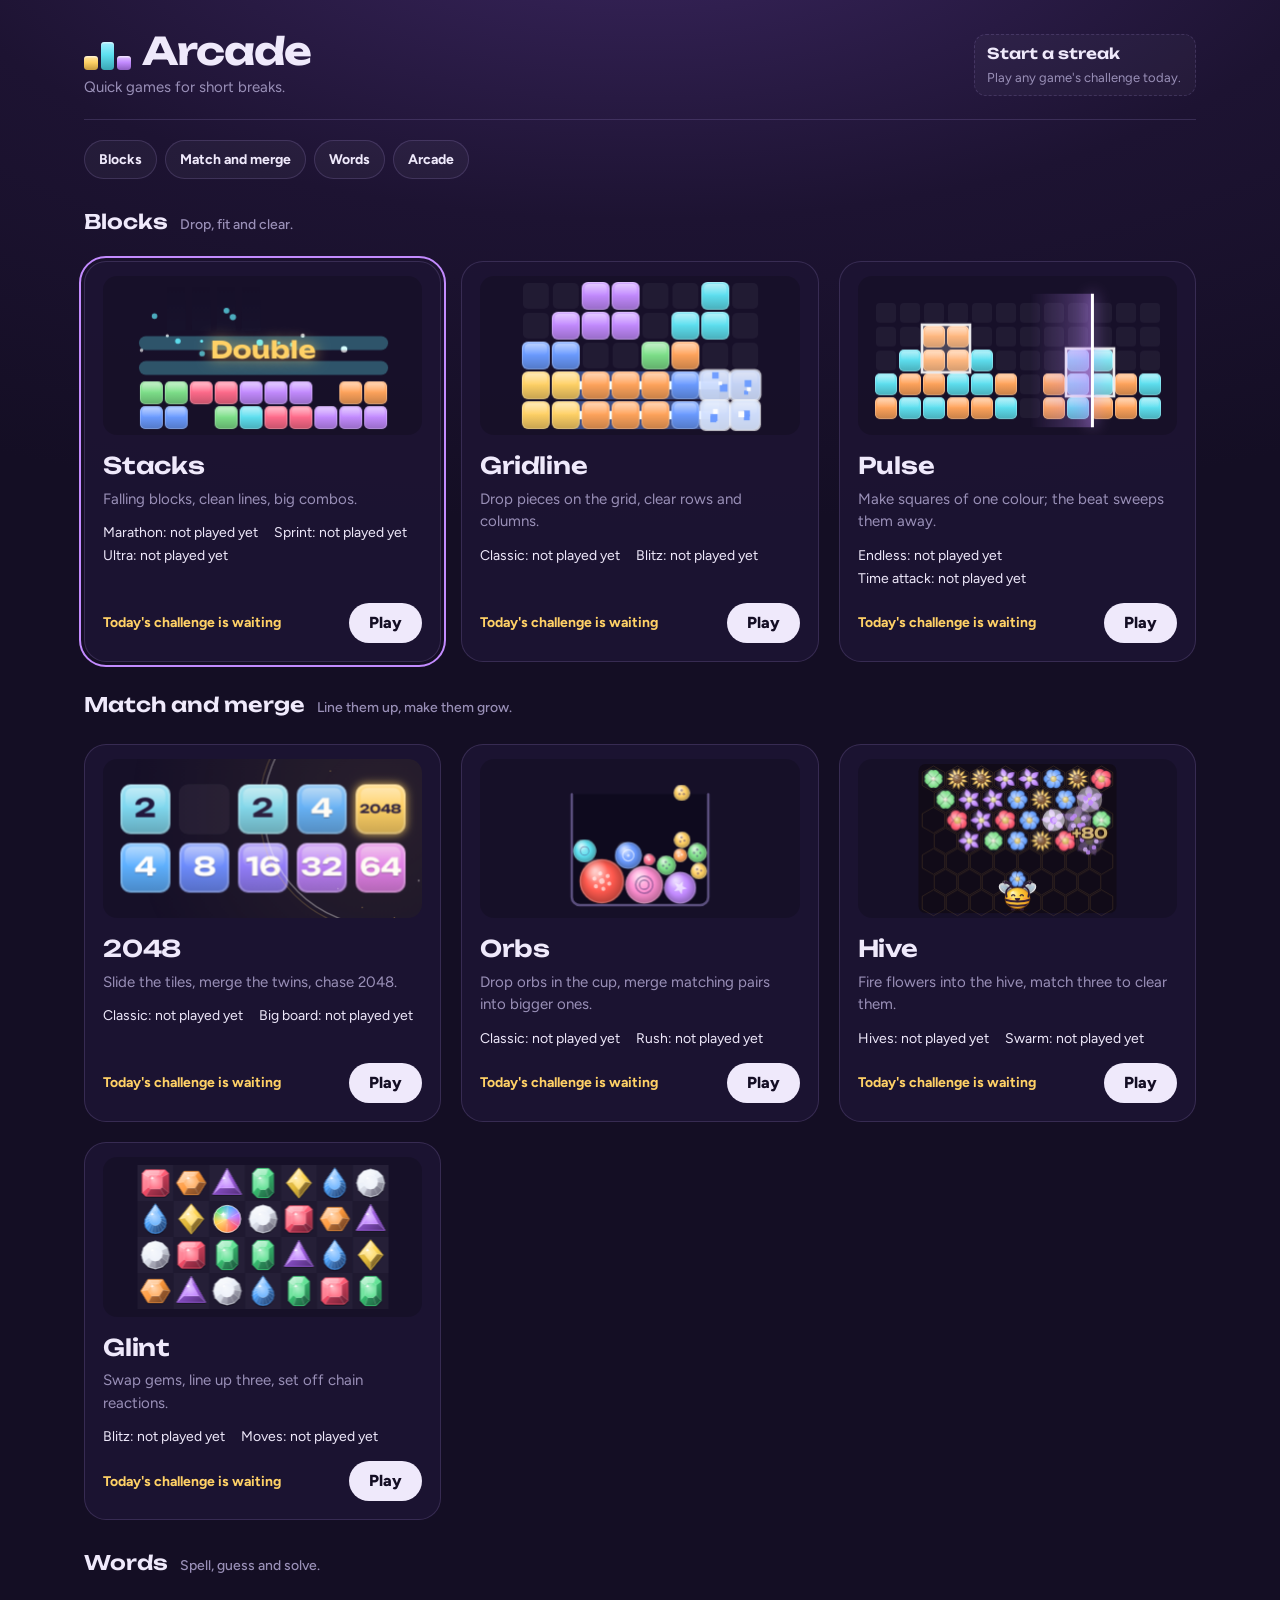
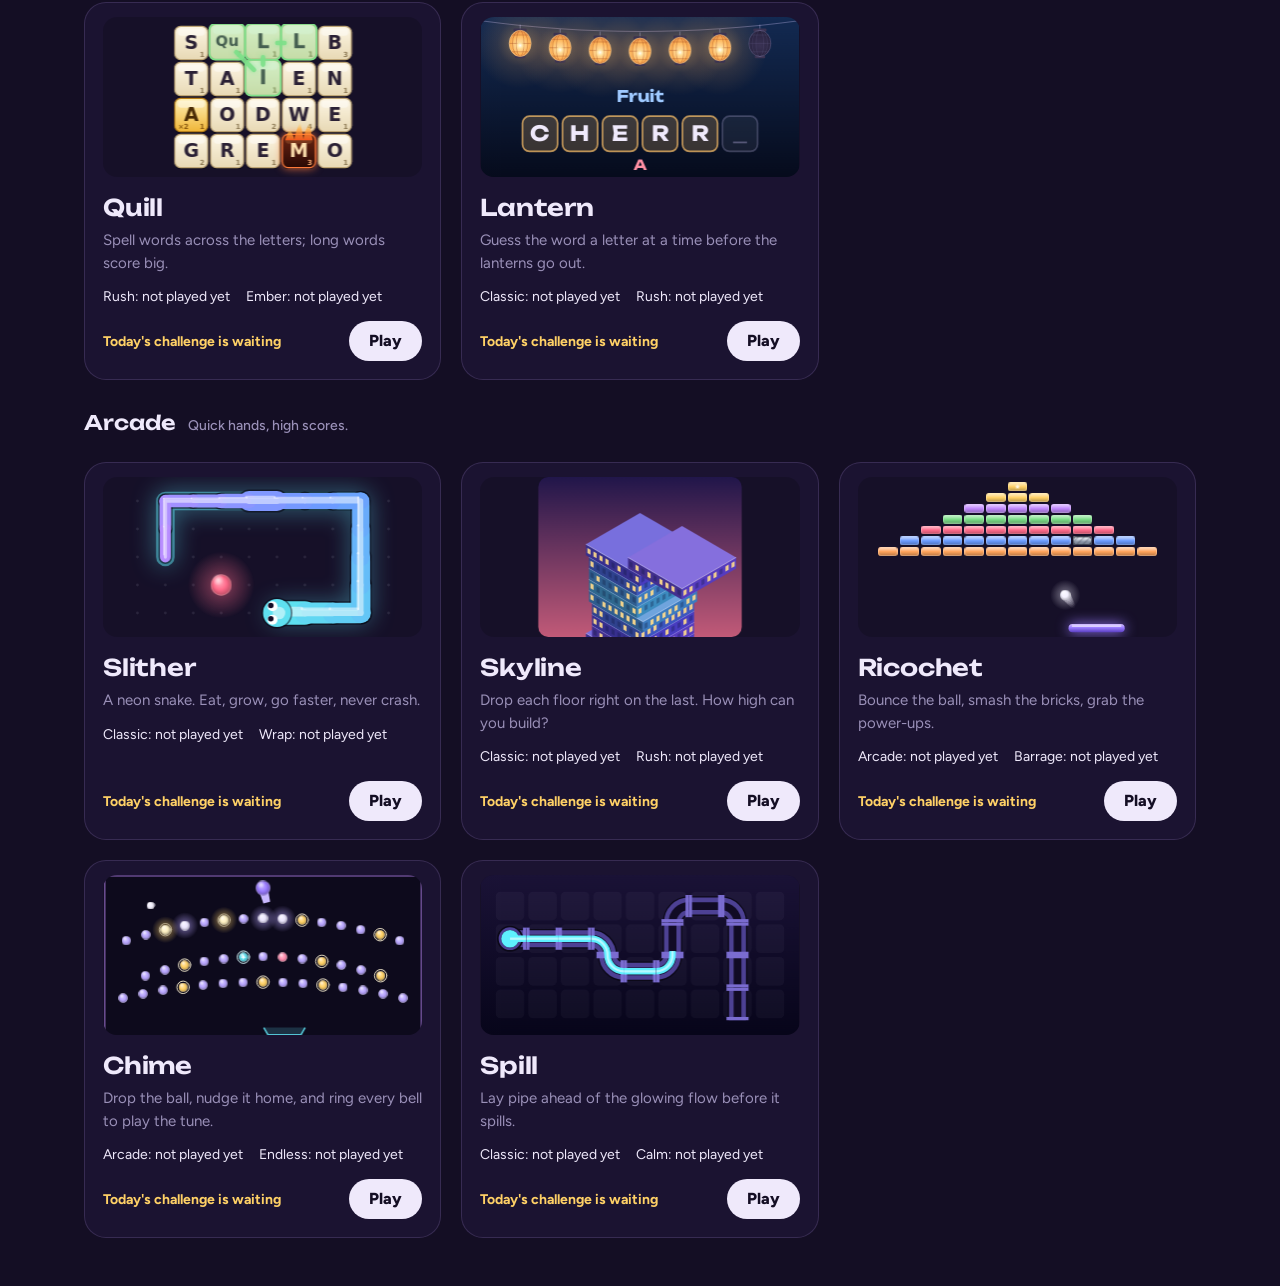
<file: index.html>
<!doctype html>
<html lang="en">
  <head>
    <meta charset="UTF-8" />
    <meta name="viewport" content="width=device-width, initial-scale=1, viewport-fit=cover" />
    <meta name="theme-color" content="#140e24" />
    <meta name="description" content="Quick games for short breaks." />
    <meta name="robots" content="noindex, nofollow" />
    <meta name="apple-mobile-web-app-capable" content="yes" />
    <meta name="mobile-web-app-capable" content="yes" />
    <meta name="apple-mobile-web-app-status-bar-style" content="black-translucent" />
    <meta name="apple-mobile-web-app-title" content="Lunchbreak" />
    <link rel="manifest" href="./manifest.webmanifest" />
    <link rel="icon" href="./icons/icon.svg" type="image/svg+xml" />
    <link rel="apple-touch-icon" href="./icons/apple-touch-icon.png" />
    <title>Lunchbreak</title>
    <script type="module" crossorigin src="./assets/main-WYgZjA0i.js"></script>
    <link rel="modulepreload" crossorigin href="./assets/registry-CZHq-ppo.js">
    <link rel="stylesheet" crossorigin href="./assets/registry-CITH0k1b.css">
    <link rel="stylesheet" crossorigin href="./assets/main-CU1V7Mxv.css">
  </head>
  <body>
    <div id="app"></div>
  </body>
</html>
</file>
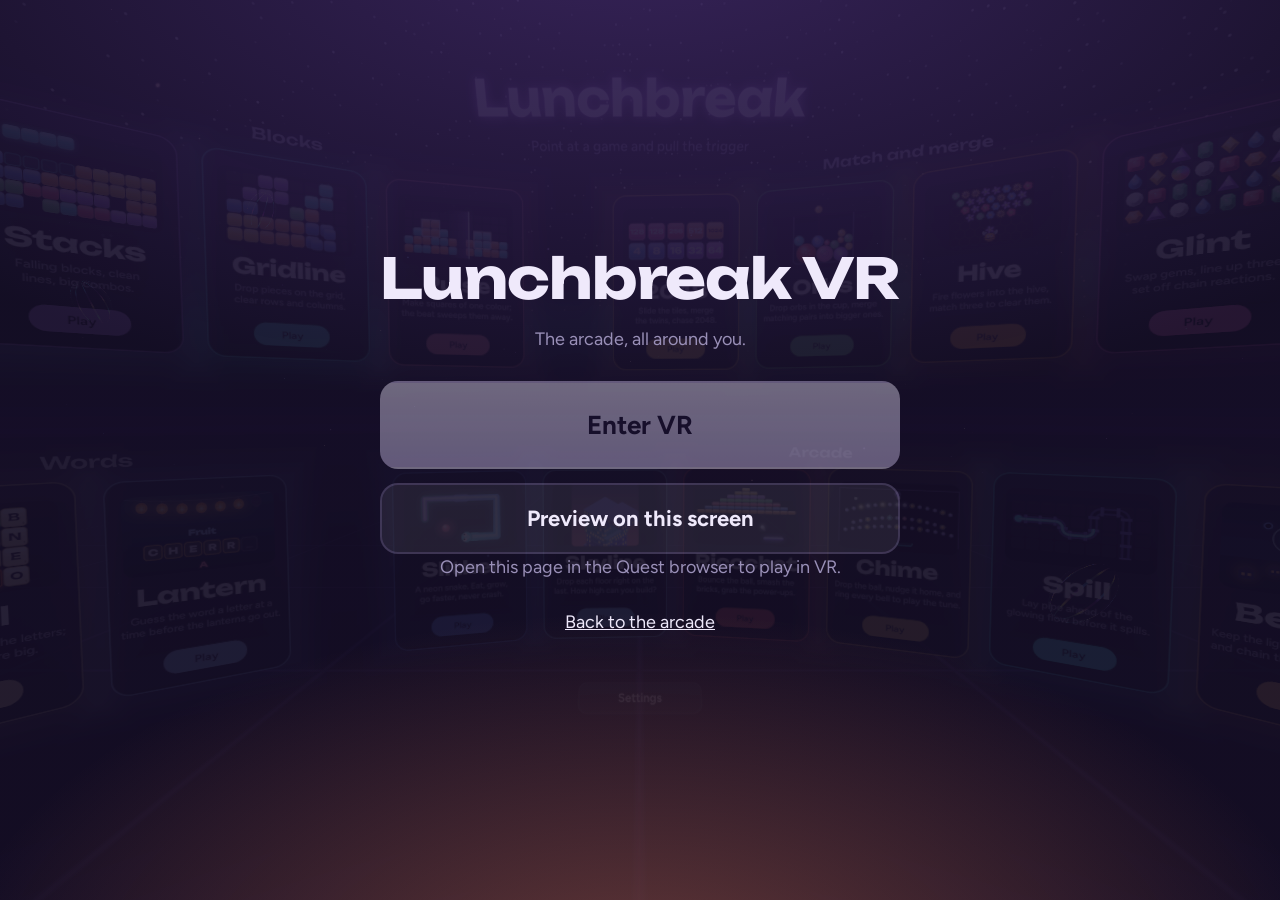
<file: vr.html>
<!doctype html>
<html lang="en">
  <head>
    <meta charset="UTF-8" />
    <meta name="viewport" content="width=device-width, initial-scale=1, viewport-fit=cover" />
    <meta name="theme-color" content="#140e24" />
    <meta name="robots" content="noindex, nofollow" />
    <link rel="manifest" href="./vr.webmanifest" />
    <link rel="icon" href="./icons/icon.svg" type="image/svg+xml" />
    <link rel="apple-touch-icon" href="./icons/apple-touch-icon.png" />
    <title>Lunchbreak VR</title>
    <script type="module" crossorigin src="./assets/vr-oZuym3J2.js"></script>
    <link rel="modulepreload" crossorigin href="./assets/registry-CZHq-ppo.js">
    <link rel="stylesheet" crossorigin href="./assets/registry-CITH0k1b.css">
    <link rel="stylesheet" crossorigin href="./assets/vr-CrEPD-GL.css">
  </head>
  <body>
    <div id="vr"></div>
  </body>
</html>
</file>
<file: assets/registry-CITH0k1b.css>
@font-face{font-family:Unbounded Variable;font-style:normal;font-display:swap;font-weight:200 900;src:url([data-uri])format("woff2-variations");unicode-range:U+460-52F,U+1C80-1C8A,U+20B4,U+2DE0-2DFF,U+A640-A69F,U+FE2E-FE2F}@font-face{font-family:Unbounded Variable;font-style:normal;font-display:swap;font-weight:200 900;src:url(./unbounded-cyrillic-wght-normal-C627f1f8.woff2)format("woff2-variations");unicode-range:U+301,U+400-45F,U+490-491,U+4B0-4B1,U+2116}@font-face{font-family:Unbounded Variable;font-style:normal;font-display:swap;font-weight:200 900;src:url(./unbounded-vietnamese-wght-normal-rat7GD3o.woff2)format("woff2-variations");unicode-range:U+102-103,U+110-111,U+128-129,U+168-169,U+1A0-1A1,U+1AF-1B0,U+300-301,U+303-304,U+308-309,U+323,U+329,U+1EA0-1EF9,U+20AB}@font-face{font-family:Unbounded Variable;font-style:normal;font-display:swap;font-weight:200 900;src:url(./unbounded-latin-ext-wght-normal-D6H-S6MW.woff2)format("woff2-variations");unicode-range:U+100-2BA,U+2BD-2C5,U+2C7-2CC,U+2CE-2D7,U+2DD-2FF,U+304,U+308,U+329,U+1D00-1DBF,U+1E00-1E9F,U+1EF2-1EFF,U+2020,U+20A0-20AB,U+20AD-20C0,U+2113,U+2C60-2C7F,U+A720-A7FF}@font-face{font-family:Unbounded Variable;font-style:normal;font-display:swap;font-weight:200 900;src:url(./unbounded-latin-wght-normal-D5afBTBx.woff2)format("woff2-variations");unicode-range:U+??,U+131,U+152-153,U+2BB-2BC,U+2C6,U+2DA,U+2DC,U+304,U+308,U+329,U+2000-206F,U+20AC,U+2122,U+2191,U+2193,U+2212,U+2215,U+FEFF,U+FFFD}@font-face{font-family:Figtree Variable;font-style:normal;font-display:swap;font-weight:300 900;src:url(./figtree-latin-ext-wght-normal-DCwSJGxG.woff2)format("woff2-variations");unicode-range:U+100-2BA,U+2BD-2C5,U+2C7-2CC,U+2CE-2D7,U+2DD-2FF,U+304,U+308,U+329,U+1D00-1DBF,U+1E00-1E9F,U+1EF2-1EFF,U+2020,U+20A0-20AB,U+20AD-20C0,U+2113,U+2C60-2C7F,U+A720-A7FF}@font-face{font-family:Figtree Variable;font-style:normal;font-display:swap;font-weight:300 900;src:url(./figtree-latin-wght-normal-D_ZTVpCC.woff2)format("woff2-variations");unicode-range:U+??,U+131,U+152-153,U+2BB-2BC,U+2C6,U+2DA,U+2DC,U+304,U+308,U+329,U+2000-206F,U+20AC,U+2122,U+2191,U+2193,U+2212,U+2215,U+FEFF,U+FFFD}:root{--ink:#140e24;--dusk:#24173b;--plum:#3b2660;--text:#efe9fb;--muted:#9a90b8;--line:#c4b0ff29;--panel:#1e1434db;--gold:#ffd166;--violet:#c38bff;--font-display:"Unbounded Variable", "Arial Rounded MT Bold", system-ui, sans-serif;--font-body:"Figtree Variable", system-ui, -apple-system, "Segoe UI", sans-serif;--lightningcss-light: ;--lightningcss-dark:initial;color-scheme:dark}*{box-sizing:border-box}html,body{min-height:100%;margin:0}body{background:radial-gradient(110% 70% at 50% -12%, var(--plum) 0%, #1d1332 52%, var(--ink) 100%) fixed, var(--ink);color:var(--text);font-family:var(--font-body);-webkit-font-smoothing:antialiased;-webkit-tap-highlight-color:transparent;font-size:16px;line-height:1.5}body[data-view=game]{overscroll-behavior:none;touch-action:none;-webkit-user-select:none;user-select:none;-webkit-touch-callout:none;position:fixed;inset:0;overflow:hidden}#app{min-height:100dvh}button{font:inherit;color:inherit}:focus-visible{outline:2px solid var(--violet);outline-offset:3px}.home{max-width:760px;padding:max(32px, env(safe-area-inset-top)) 16px 48px;margin:0 auto}.home-head{border-bottom:1px solid var(--line);grid-template-columns:minmax(0,1fr) auto;align-items:center;column-gap:24px;padding-bottom:20px;display:grid}.home-head .streak{grid-area:1/2/span 2;max-width:280px;margin-top:0}.home-mark{font-family:var(--font-display);letter-spacing:-.03em;align-items:flex-end;gap:.08em;margin:0;font-size:clamp(28px,6vw,38px);font-weight:700;line-height:1;display:flex}.mark-block{background:linear-gradient(180deg, #ffe4a3, var(--gold) 45%, #c99c3e);border-radius:.09em;width:.36em;height:.36em;box-shadow:inset 0 .04em #ffffff73}.mark-block:nth-child(2){background:linear-gradient(#a6efff,#5ee0f0 45%,#3aa6b4);height:.74em}.mark-block:nth-child(3){background:linear-gradient(180deg, #e3c8ff, var(--violet) 45%, #8e5fc2);margin-right:.22em}.home-sub{color:var(--muted);margin:6px 0 0;font-size:15px}.streak{border:1px dashed var(--line);background:#ffffff08;border-radius:12px;gap:2px;margin-top:14px;padding:8px 14px 8px 12px;display:inline-grid}.streak strong{font-family:var(--font-display);font-size:15px;font-weight:600}.streak span{color:var(--muted);font-size:13px}.streak.hot{border-style:solid;border-color:color-mix(in srgb, var(--gold) 50%, transparent);background:linear-gradient(90deg,#ffd1661f,#ffd16605)}.streak.hot strong{color:var(--gold)}.vr-link{border:1px solid color-mix(in srgb, var(--violet) 55%, transparent);color:var(--text);background:linear-gradient(90deg,#c38bff29,#c38bff08);border-radius:16px;gap:2px;margin:22px 0 0 12px;padding:12px 18px;text-decoration:none;display:inline-grid}.vr-link strong{font-family:var(--font-display);color:var(--violet);font-size:18px;font-weight:600}.vr-link span{color:var(--muted);font-size:14px}.shelf-nav{flex-wrap:wrap;gap:8px;margin-top:20px;display:flex}.shelf-nav button{border:1px solid var(--line);color:var(--text);font:inherit;cursor:pointer;background:#ffffff0a;border-radius:999px;padding:8px 14px;font-size:14px;font-weight:700}.shelf-nav button:hover{border-color:#c4b0ff6b}.shelf{margin-top:28px;scroll-margin-top:16px}.shelf-title{font-family:var(--font-display);flex-wrap:wrap;align-items:baseline;gap:4px 12px;margin:0;font-size:20px;font-weight:600;display:flex}.shelf-title span{color:var(--muted);font-family:var(--font-body);font-size:14px;font-weight:500}.game-list{gap:16px;margin-top:12px;display:grid}.game-card{background:var(--panel);border:1px solid var(--line);color:inherit;border-radius:22px;grid-template-columns:220px minmax(0,1fr) auto;grid-template-areas:"preview head play""preview bests play""preview daily play";align-content:center;column-gap:24px;padding:20px 24px 20px 20px;text-decoration:none;transition:border-color .15s,transform .15s;display:grid}a.game-card:hover{border-color:#c4b0ff6b;transform:translateY(-2px)}.game-preview{object-fit:contain;grid-area:preview;align-self:center;width:220px;min-width:0;height:112px;display:block}.game-head{grid-area:head;min-width:0}.game-head h3{font-family:var(--font-display);letter-spacing:-.01em;margin:0;font-size:26px;font-weight:600}.game-head p{color:var(--muted);margin:4px 0 10px}.game-bests{flex-wrap:wrap;grid-area:bests;gap:2px 16px;margin:0;padding:0;font-size:14px;list-style:none;display:flex}.game-card .game-daily{color:var(--gold);grid-area:daily;margin:10px 0 0;font-size:14px;font-weight:700}.game-card .game-daily.done{color:var(--muted);font-weight:600}.play-pill{background:var(--text);color:var(--ink);border-radius:999px;grid-area:play;align-self:center;padding:10px 22px;font-weight:800}@media (max-width:620px){.home-head{border-bottom:0;grid-template-columns:minmax(0,1fr);padding-bottom:0}.home-head .streak{flex-wrap:wrap;grid-area:auto/1;align-items:baseline;column-gap:8px;max-width:none;margin-top:14px;display:flex}.game-card{border-radius:18px;grid-template-columns:96px minmax(0,1fr) auto;grid-template-areas:"preview head head""bests bests bests""daily daily play";column-gap:14px;padding:14px 14px 14px 12px}.game-preview{width:96px;height:72px}.game-head{align-self:center}.game-head h3{font-size:21px}.game-head p{margin:2px 0 0;font-size:14px;line-height:1.35}.game-bests{color:color-mix(in srgb, var(--text) 85%, transparent);gap:0 12px;margin-top:10px;font-size:13px}.game-card .game-daily{align-self:center;margin:8px 0 0;font-size:13px}.play-pill{justify-self:end;margin-top:8px;padding:7px 16px;font-size:14px}}@media (min-width:760px){.home{max-width:1160px;padding-inline:24px}.game-list{grid-template-columns:repeat(auto-fill,minmax(300px,1fr));gap:20px;margin-top:24px}.game-card{grid-template:"preview preview""head head""bests bests"1fr"daily play"/minmax(0,1fr) auto;align-content:stretch;column-gap:16px;padding:14px 18px 18px}a.game-card:hover{transform:translateY(-3px)}.game-preview{aspect-ratio:2;background:#0000002e;border-radius:14px;width:100%;height:auto;margin-bottom:14px}.game-head h3{font-size:23px}.game-head p{margin:4px 0 12px;font-size:15px}.game-bests{align-self:start}.game-card .game-daily{align-self:center;margin:14px 0 0}.play-pill{align-self:end;margin-top:14px;padding:8px 20px}}:root[data-glide]::view-transition-old(root){transform-origin:var(--glide-x,50vw) var(--glide-y,50vh);will-change:transform, opacity}:root[data-glide]::view-transition-new(root){transform-origin:var(--glide-x,50vw) var(--glide-y,50vh);will-change:transform, opacity}:root[data-glide=in]::view-transition-old(root){--glide-to:1.16;animation:.38s cubic-bezier(.5,0,.75,0) both glide-away}:root[data-glide=in]::view-transition-new(root){--glide-from:.9;animation:.48s cubic-bezier(.16,1,.3,1) 70ms both glide-arrive}:root[data-glide=out]::view-transition-old(root){--glide-to:.9;animation:.34s cubic-bezier(.5,0,.75,0) both glide-away}:root[data-glide=out]::view-transition-new(root){--glide-from:1.1;animation:.48s cubic-bezier(.16,1,.3,1) 60ms both glide-arrive}:root[data-glide=swap]::view-transition-old(root){--glide-to:1;--glide-from:1;animation-duration:.22s;animation-timing-function:ease}:root[data-glide=swap]::view-transition-new(root){--glide-to:1;--glide-from:1;animation-duration:.22s;animation-timing-function:ease}:root[data-glide-level=reduced]::view-transition-old(root){--glide-to:1;--glide-from:1;animation-duration:.22s;animation-timing-function:ease}:root[data-glide-level=reduced]::view-transition-new(root){--glide-to:1;--glide-from:1;animation-duration:.22s;animation-timing-function:ease}@media (prefers-reduced-motion:reduce){:root[data-glide]::view-transition-old(root){--glide-to:1;--glide-from:1;animation-duration:.22s;animation-delay:0s}:root[data-glide]::view-transition-new(root){--glide-to:1;--glide-from:1;animation-duration:.22s;animation-delay:0s}}@keyframes glide-away{to{opacity:0;transform:scale(var(--glide-to,1))}}@keyframes glide-arrive{0%{opacity:0;transform:scale(var(--glide-from,1))}}.touch-pad{touch-action:none;flex:none;justify-content:space-between;align-items:flex-end;gap:12px;padding:6px 14px 12px;display:flex}.pad-left{grid-template-columns:repeat(3, var(--pad,58px));grid-template-rows:repeat(2, var(--pad,58px));gap:8px;display:grid}.pad-hold{grid-area:1/1}.pad-up{grid-area:1/2}.pad-l{grid-area:2/1}.pad-down{grid-area:2/2}.pad-r{grid-area:2/3}.pad-right{align-items:flex-end;gap:12px;display:flex}.pad-btn{border:1px solid var(--line);color:var(--text);touch-action:none;-webkit-user-select:none;user-select:none;background:#ffffff12;border-radius:18px;place-items:center;padding:0;transition:background 80ms,transform 80ms;display:grid}.pad-ccw{width:calc(var(--pad,58px) * 1.1);height:calc(var(--pad,58px) * 1.1);border-radius:50%}.pad-cw{width:calc(var(--pad,58px) * 1.3);height:calc(var(--pad,58px) * 1.3);margin-bottom:calc(var(--pad,58px) * .55);border-radius:50%}.pad-btn.down{background:#c38bff61;transform:scale(.94)}.pad-hold span{font-size:14px;font-weight:800}.pad-btn svg{width:26px;height:26px}@media (max-width:380px){.touch-pad{--pad:50px}}
</file>
<file: assets/main-CU1V7Mxv.css>
.game{padding:env(safe-area-inset-top) env(safe-area-inset-right) env(safe-area-inset-bottom) env(safe-area-inset-left);flex-direction:column;display:flex;position:fixed;inset:0}.backdrop{pointer-events:none;display:block;position:absolute;inset:0}.stage{touch-action:none;flex:1;min-height:0;position:relative}.stage canvas{display:block;position:absolute;inset:0}.hud-buttons{opacity:0;pointer-events:none;gap:8px;transition:opacity .2s;display:flex;position:absolute;top:12px;right:12px}.game[data-phase=playing] .hud-buttons,.game[data-phase=countdown] .hud-buttons{opacity:1;pointer-events:auto}.icon-btn{border:1px solid var(--line);width:40px;height:40px;color:var(--muted);cursor:pointer;background:#ffffff0d;border-radius:12px;place-items:center;padding:0;display:grid}.icon-btn:hover{color:var(--text)}.icon-btn svg{width:20px;height:20px}.game .overlay{z-index:5;-webkit-backdrop-filter:blur(6px);backdrop-filter:blur(6px);touch-action:pan-y;-webkit-user-select:none;user-select:none;background:#0e091c94;place-items:start center;padding:16px;display:grid;position:absolute;inset:0;overflow-y:auto}.game .overlay>*{margin-block:auto}.game .overlay.title-screen{background:#0e091c6b}.panel,.help-card,.sheet{background:var(--panel);border:1px solid var(--line);border-radius:24px;width:min(440px,100%);padding:28px;box-shadow:0 30px 80px #00000073}.panel.hidden{display:none}.panel.compact{width:min(320px,100%)}.panel h2,.help-card h2,.sheet h2{font-family:var(--font-display);letter-spacing:-.01em;margin:0;font-size:26px;font-weight:600}.wordmark{font-family:var(--font-display);letter-spacing:-.035em;margin:14px 0 6px;font-size:52px;font-weight:700;line-height:1}.lede{color:var(--muted);margin:0 0 22px}.back-link{color:var(--muted);cursor:pointer;background:0 0;border:0;align-items:center;gap:2px;margin-left:-4px;padding:2px 4px;font-size:14px;font-weight:600;display:inline-flex}.back-link:hover{color:var(--text)}.back-link svg{width:18px;height:18px}.modes{gap:10px;display:grid}.mode{border:1px solid var(--line);text-align:left;cursor:pointer;background:#ffffff0a;border-radius:16px;grid-template-columns:1fr auto;grid-template-areas:"name best""desc desc";padding:14px 16px 14px 22px;transition:background .15s,border-color .15s,transform .1s;display:grid;position:relative;overflow:hidden}.mode:before{content:"";background:var(--mode);width:4px;box-shadow:0 0 14px var(--mode);border-radius:0 4px 4px 0;position:absolute;top:14px;bottom:14px;left:0}.mode:hover,.mode:focus-visible{border-color:color-mix(in srgb, var(--mode) 55%, transparent);background:#ffffff14}.mode:focus-visible{outline:none}.mode:active{transform:scale(.985)}.mode-name{font-family:var(--font-display);grid-area:name;font-size:18px;font-weight:600}.mode-desc{color:var(--muted);grid-area:desc;margin-top:2px;font-size:14px}.mode-best{color:var(--mode);font-family:var(--font-display);grid-area:best;align-self:center;font-size:14px;font-weight:500}.level-pick{color:var(--muted);align-items:center;gap:10px;margin-top:16px;font-size:14px;display:flex}.level-pick span{flex:1}.level-pick output{min-width:2ch;color:var(--text);font-family:var(--font-display);text-align:center}.step{border:1px solid var(--line);cursor:pointer;background:#ffffff0d;border-radius:10px;width:34px;height:34px;padding:0;font-size:18px;line-height:1}.panel-foot{border-top:1px solid var(--line);gap:20px;margin-top:20px;padding-top:16px;display:flex}.text-btn{color:var(--muted);cursor:pointer;background:0 0;border:0;padding:4px 0;font-weight:600}.text-btn:hover{color:var(--text)}.btn{border:1px solid var(--line);cursor:pointer;background:#ffffff0d;border-radius:14px;padding:12px 18px;font-weight:700;transition:transform .1s,background .15s}.btn:hover{background:#ffffff1a}.btn:active{transform:scale(.98)}.btn.primary{background:var(--text);color:var(--ink);border-color:#0000}.btn.ghost{background:0 0}.btn:disabled{opacity:.5;cursor:default}.stack-buttons{gap:10px;margin-top:18px;display:grid}.hint{color:var(--muted);margin:14px 0 0;font-size:13px}.results-panel{width:min(500px,100%)}.eyebrow-mode{color:var(--mode);margin:0 0 2px;font-size:15px;font-weight:700}.result-main{font-family:var(--font-display);letter-spacing:-.03em;margin:8px 0 6px;font-size:clamp(36px,9vw,56px);font-weight:700;line-height:1.05}.badge{background:#ffffff14;border-radius:999px;margin:2px 0 0;padding:4px 12px;font-size:13px;font-weight:700;display:inline-block}.badge.best{background:var(--gold);color:var(--ink)}.badge{opacity:0;transform:scale(2.2)rotate(-8deg)}.badge.show{animation:.38s cubic-bezier(.2,1.5,.4,1) forwards stamp}@keyframes stamp{to{opacity:1;transform:scale(1)rotate(-2deg)}}.results-panel.win h2{color:var(--gold)}.results-panel.fail h2{color:#ff8fa3}.game .overlay.results .results-panel{animation:.45s cubic-bezier(.2,.9,.3,1) both rise-in}@keyframes rise-in{0%{opacity:0;transform:translateY(24px)scale(.97)}}.compare{margin:4px 0 10px}.compare-bar{background:#ffffff14;border-radius:3px;height:6px;overflow:hidden}.compare-bar span{background:var(--mode);width:0;height:100%;box-shadow:0 0 10px var(--mode);border-radius:3px;transition:width .9s cubic-bezier(.2,.8,.2,1);display:block}.compare.show .compare-bar span{width:calc(var(--p) * 100%)}.compare p{color:var(--muted);margin:6px 0 0;font-size:14px}@media (prefers-reduced-motion:reduce){.badge,.badge.show{opacity:1;animation:none;transform:none}.game .overlay.results .results-panel{animation:none}}.stat-grid{grid-template-columns:repeat(4,1fr);gap:14px 10px;margin:22px 0;display:grid}.stat-grid dt{color:var(--muted);font-size:12px}.stat-grid dd{font-family:var(--font-display);margin:0;font-size:17px}.board-table{border-collapse:collapse;width:100%;margin-top:24px;font-size:14px}.board-table caption{color:var(--muted);text-align:left;padding-bottom:6px;font-size:13px;font-weight:600}.board-table td{border-top:1px solid var(--line);padding:6px 4px}.board-table td:first-child{width:2.5ch;color:var(--muted)}.board-table .num{font-family:var(--font-display)}.board-table .date{color:var(--muted);text-align:right}.board-table tr.me td{color:var(--mode)}.row-buttons{gap:10px;display:flex}.row-buttons .btn{flex:1}@media (max-width:440px){.panel,.help-card,.sheet{padding:22px 18px}.stat-grid{gap:10px 8px;margin:16px 0 20px}.stat-grid dt{font-size:11px}.stat-grid dd{font-size:14px}}.help-card{width:min(520px,100%)}.help-card p{margin:10px 0 0}.help-card h3,.sheet h3{margin:22px 0 6px;font-size:15px;font-weight:700}.help-keys{margin:0}.help-keys div{border-bottom:1px solid var(--line);justify-content:space-between;gap:12px;padding:7px 0;font-size:14px;display:flex}.help-keys dt{color:var(--muted)}.help-keys dd{text-align:right;margin:0}.help-card .btn{width:100%;margin-top:20px}kbd{border:1px solid var(--line);min-width:1.8em;font-family:var(--font-body);text-align:center;background:#ffffff14;border-radius:6px;padding:1px 7px;font-size:12px;font-weight:700;display:inline-block}.game .overlay.settings{z-index:10}.sheet{width:min(560px,100%);margin:8px auto}.sheet-head{justify-content:space-between;align-items:center;display:flex}.sheet .row{border-bottom:1px solid var(--line);justify-content:space-between;align-items:center;gap:12px;min-height:48px;padding:6px 0;display:flex}.sheet .row.slider input{flex:1;max-width:220px}.sheet output{min-width:60px;font-family:var(--font-display);text-align:right;font-size:13px}.sheet .hint{margin:0 0 6px}.seg{border:1px solid var(--line);background:#ffffff0d;border-radius:12px;flex-wrap:wrap;padding:3px;display:inline-flex}.seg button{color:var(--muted);cursor:pointer;background:0 0;border:0;border-radius:9px;padding:6px 10px;font-size:13px;font-weight:700}.seg button[aria-checked=true]{background:var(--text);color:var(--ink)}.switch{appearance:none;cursor:pointer;background:#ffffff24;border-radius:999px;flex:none;width:44px;height:26px;margin:0;transition:background .15s;position:relative}.switch:after{content:"";background:var(--text);border-radius:50%;width:20px;height:20px;transition:transform .15s;position:absolute;top:3px;left:3px}.switch:checked{background:#4fae6b}.switch:checked:after{transform:translate(18px)}input[type=range]{accent-color:var(--violet)}.keys .key-row{grid-template-columns:1fr 92px 92px;align-items:center;gap:8px;padding:4px 0;font-size:14px;display:grid}.key{border:1px solid var(--line);cursor:pointer;background:#ffffff0f;border-radius:8px;padding:6px 8px;font-size:13px;font-weight:700}.key.empty{color:var(--muted);border-style:dashed;font-weight:500}.key.capturing{background:var(--violet);color:var(--ink)}.sheet .text-btn{margin-top:10px}@media (max-width:440px){.keys .key-row{grid-template-columns:1fr 72px 72px}}.boss{z-index:100;--lightningcss-light:initial;--lightningcss-dark: ;color-scheme:light;background:#f4f4f2;justify-content:center;padding:56px 16px;display:flex;position:fixed;inset:0}.boss-doc{background:#fff;width:min(720px,100%);height:-moz-fit-content;height:fit-content;padding:56px 64px;box-shadow:0 1px 3px #0000001f}.boss-title{background:#d9d9d6;border-radius:4px;width:42%;height:22px;margin-bottom:30px}.boss-line{background:#e7e7e4;border-radius:3px;height:10px;margin:13px 0}.boss-gap{height:18px}@media (max-width:600px){.boss-doc{padding:32px 24px}}.game .stage canvas.playfield{touch-action:none;display:block;position:absolute;inset:0}.fx-layer{pointer-events:none;position:absolute;inset:0;overflow:hidden}.kit-toast{white-space:nowrap;justify-items:center;animation:1.3s cubic-bezier(.2,.9,.3,1) forwards toast-pop;display:grid;position:absolute;transform:translate(-50%,-50%)}.kit-toast strong{color:var(--c);font-family:var(--font-display);text-shadow:0 0 18px color-mix(in srgb, var(--c) 70%, transparent), 0 2px 0 #00000059;font-weight:700;line-height:1.05}.kit-toast span{color:var(--muted);font-size:14px;font-weight:700}.kit-toast.size-s strong{font-size:20px}.kit-toast.size-m strong{font-size:clamp(24px,4.5vw,34px)}.kit-toast.size-l strong{font-size:clamp(32px,7vw,52px)}@keyframes toast-pop{0%{opacity:0;transform:translate(-50%,-50%)scale(.6)}14%{opacity:1;transform:translate(-50%,-50%)scale(1.08)}24%{transform:translate(-50%,-50%)scale(1)}72%{opacity:1;transform:translate(-50%,calc(-50% - 14px))scale(1)}to{opacity:0;transform:translate(-50%,calc(-50% - 26px))scale(.98)}}.kit-slam{background:#0a0614b8;justify-items:center;gap:2px;padding:14px 8px;animation:.3s ease-out both slam-band;display:grid;position:absolute;transform:translateY(-50%)}.kit-slam strong{max-width:100%;font-family:var(--font-display);text-align:center;font-size:clamp(30px,6vw,46px);font-weight:700;line-height:1.05;animation:.26s cubic-bezier(.3,1.3,.5,1) .12s both slam-in}.kit-slam span{color:var(--text);font-size:17px;font-weight:700;animation:.26s ease-out .26s both slam-in}.kit-slam.fail strong{color:#ff8fa3;text-shadow:0 0 24px #ff5a78bf}.kit-slam.win strong{color:var(--gold);text-shadow:0 0 24px #ffd166bf}@keyframes slam-band{0%{opacity:0}}@keyframes slam-in{0%{opacity:0;transform:scale(2.3)}}.kit-count{color:var(--text);font-family:var(--font-display);text-shadow:0 0 28px #c38bffb3;font-size:clamp(40px,8vw,60px);font-weight:700;animation:.26s cubic-bezier(.3,1.4,.5,1) both count-in;position:absolute;transform:translate(-50%,-50%)}@keyframes count-in{0%{opacity:0;transform:translate(-50%,-50%)scale(.5)}}.mode.daily{border-style:dashed;border-color:color-mix(in srgb, var(--gold) 45%, transparent)}.daily-line{color:var(--muted);margin:10px 0 0;font-size:14px}.daily-line strong{color:var(--gold)}@keyframes toast-fade{0%{opacity:0}12%{opacity:1}78%{opacity:1}to{opacity:0}}@media (prefers-reduced-motion:reduce){.kit-toast{animation-name:toast-fade}.kit-slam,.kit-slam strong,.kit-slam span,.kit-count{animation-duration:1ms}}.sound-hint{background:var(--text);width:max-content;max-width:240px;color:var(--ink);pointer-events:none;border-radius:12px;padding:8px 12px;font-size:14px;font-weight:700;line-height:1.3;animation:.3s ease-out both hint-in,.4s ease-in 5.6s forwards hint-out;position:absolute;top:calc(100% + 10px);right:48px}.sound-hint:before{content:"";background:var(--text);width:12px;height:12px;position:absolute;top:-6px;right:14px;transform:rotate(45deg)}@keyframes hint-in{0%{opacity:0;transform:translateY(-6px)}}@keyframes hint-out{to{opacity:0}}body[data-view=game] .stage,body[data-view=game] .touch-pad{-webkit-user-select:none;user-select:none;-webkit-touch-callout:none}
</file>
<file: assets/vr-CrEPD-GL.css>
body{background:#05040a;position:fixed;inset:0;overflow:hidden}#vr{position:absolute;inset:0}#vr canvas{touch-action:none;display:block}.vr-entry{background:radial-gradient(90% 70% at 50% 110%,#ff8a5c59 0%,#0000 60%),radial-gradient(110% 80% at 50% -10%,#3b2660f2 0%,#140e24eb 70%);place-items:center;padding:16px;transition:opacity .4s;display:grid;position:absolute;inset:0}.vr-entry[hidden]{display:none}.vr-card{text-align:center;width:min(520px,100%)}.vr-card h1{font-family:var(--font-display);letter-spacing:-.02em;margin:0 0 6px;font-size:clamp(36px,7vw,56px)}.vr-card p{color:var(--muted);margin:0 0 28px;font-size:18px}.vr-actions{gap:14px;display:grid}.vr-btn{appearance:none;border:2px solid var(--line);color:var(--text);font:700 22px var(--font-body);cursor:pointer;background:#ffffff12;border-radius:18px;padding:20px 24px}.vr-btn.primary{color:#1a1030;background:linear-gradient(#f3ecff,#d6c8f5);border-color:#0000;padding:26px 24px;font-size:26px}.vr-btn small{opacity:.7;margin-top:4px;font-size:15px;font-weight:500;display:block}.vr-btn:hover{border-color:var(--violet)}.vr-btn[disabled]{opacity:.4;cursor:default}.vr-note{color:var(--muted);margin-top:22px;font-size:15px}.vr-note a{color:var(--text)}.vr-back{appearance:none;border:1px solid var(--line);color:var(--text);font:600 15px var(--font-body);cursor:pointer;background:#140e24b3;border-radius:999px;padding:8px 16px;position:absolute;top:16px;left:16px}.vr-back[hidden]{display:none}
</file>
